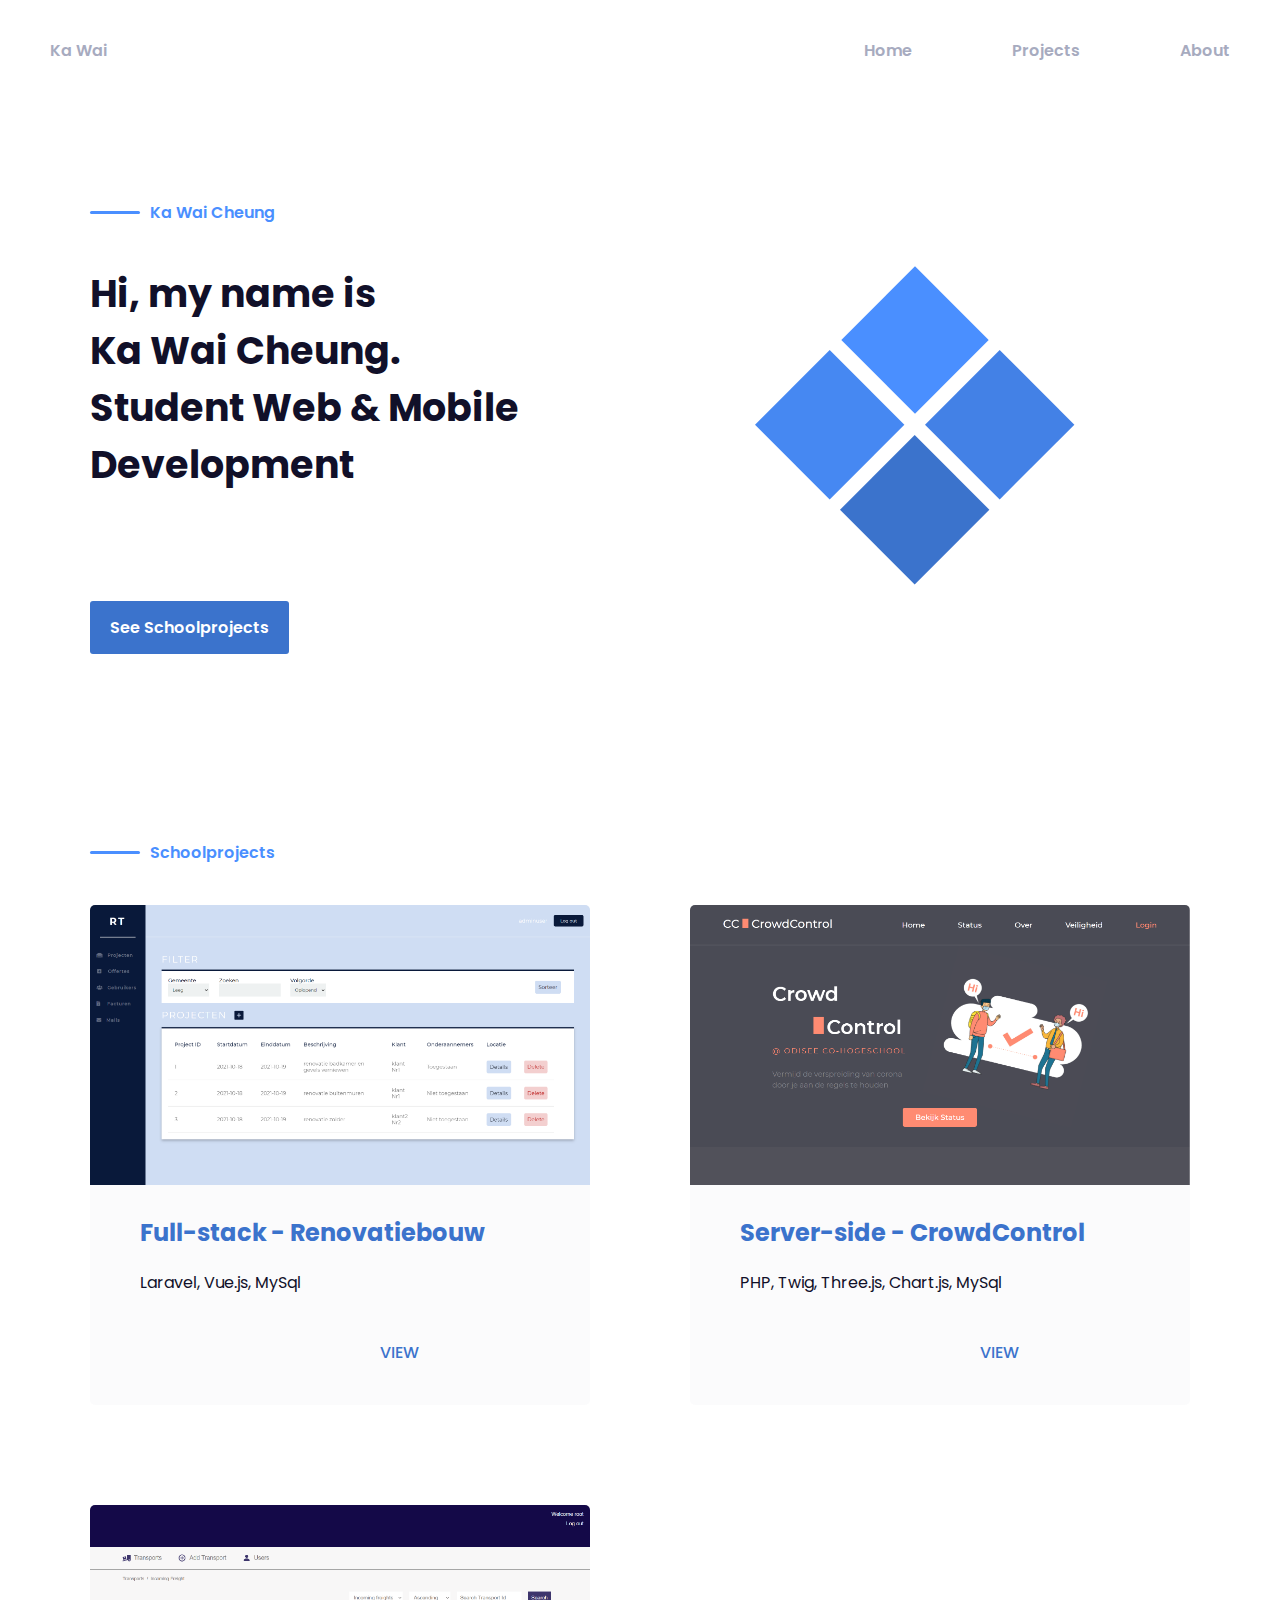
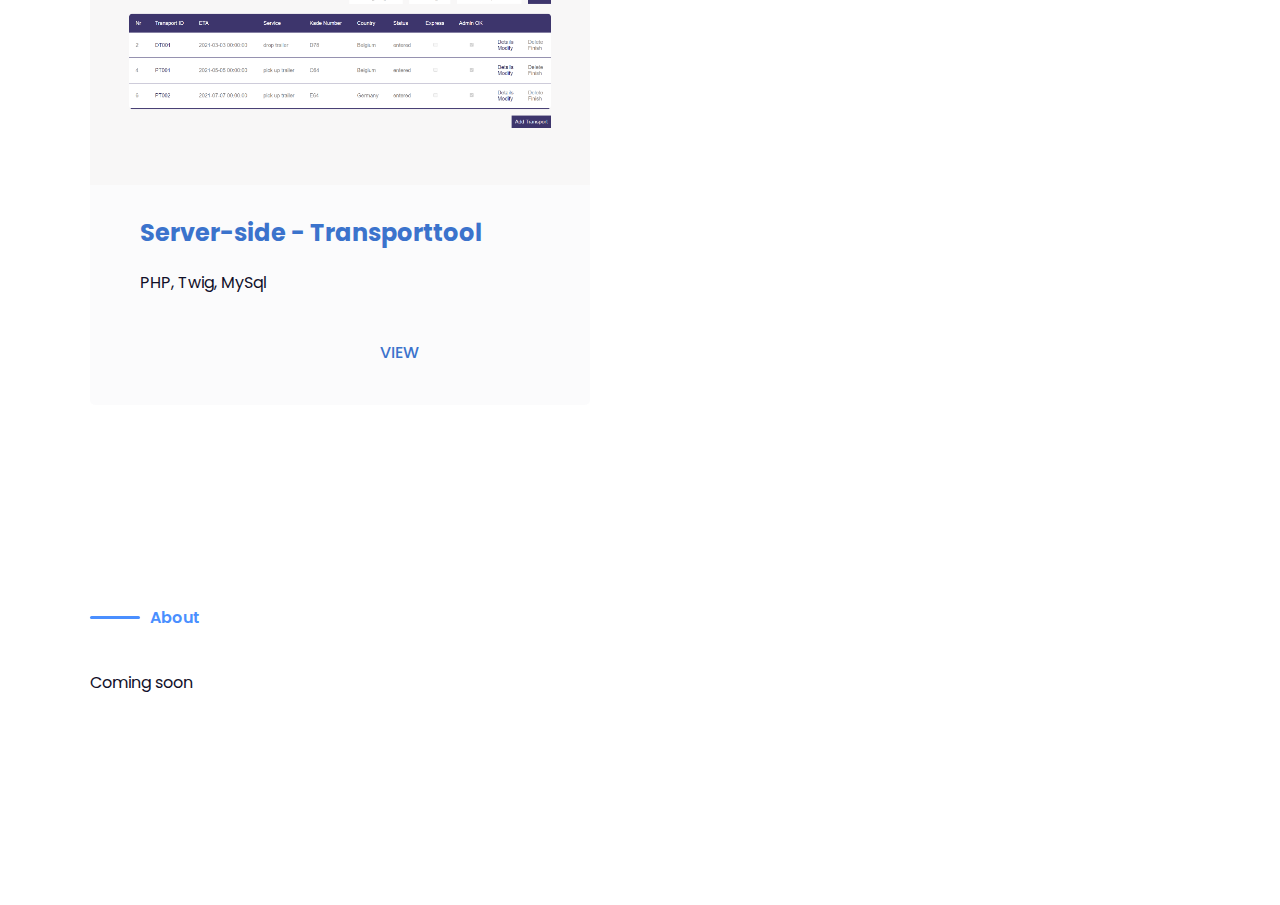
<file: index.html>
<!DOCTYPE html>
<html lang="en">
  <head>
    <meta charset="UTF-8" />
    <meta http-equiv="X-UA-Compatible" content="IE=edge" />
    <meta name="viewport" content="width=device-width, initial-scale=1.0" />
    <link
      href="https://fonts.googleapis.com/icon?family=Material+Icons"
      rel="stylesheet"
    />
    <link rel="stylesheet" href="mainstyle.css" />
    <link rel="stylesheet" href="home.css" />
    <title>Home</title>
  </head>
  <body>
    <nav>
      <p id="logoIcon">Ka Wai</p>
      <ul>
        <li><a href="index.html">Home</a></li>
        <li><a href="#project">Projects</a></li>
        <li><a href="#over">About</a></li>
      </ul>
    </nav>
    <div id="bodyContainer">
      <header>
        <div class="subtitle">
          <div class="line"></div>
          <h4>Ka Wai Cheung</h4>
        </div>
        <div id="cover">
          <h1>
            Hi, my name is <br />
            Ka Wai Cheung.<br />
            Student Web & Mobile Development
          </h1>
          <div id="logo">
            <img class="cube" src="img/top.svg" alt="cube1" id="cube1" />
            <img class="cube" src="img/rightsvg.svg" alt="cube2" id="cube2" />
            <img class="cube" src="img/bottom.svg" alt="cube3" id="cube3" />
            <img class="cube" src="img/left.svg" alt="cube4" id="cube4" />
          </div>
        </div>
        <div class="cta" id="project">
          <a href="#project">See Schoolprojects</a>
        </div>
      </header>
      <section id="projects">
        <div class="subtitle">
          <div class="line"></div>
          <h4>Schoolprojects</h4>
        </div>
        <div id="projectsContainer">
          <div class="imgContainer">
            <img
              src="img/fullstack.PNG"
              alt="dashboard renovatie"
              class="previewImage"
            />
            <div class="projectDescription">
              <h2>Full-stack - Renovatiebouw</h2>
              <p>Laravel, Vue.js, MySql</p>
              <a href="renovatiebouw.html"
                >View<span class="material-icons icon">east</span></a
              >
            </div>
          </div>
          <div class="imgContainer">
            <img
              src="img/crowdcontrol.PNG"
              alt="homepage crowdcontrol"
              class="previewImage"
            />
            <div class="projectDescription">
              <h2>Server-side - CrowdControl</h2>
              <p>PHP, Twig, Three.js, Chart.js, MySql</p>
              <a href="crowdcontrol.html"
                >View<span class="material-icons icon">east</span></a
              >
            </div>
          </div>
          <div class="imgContainer">
            <img
              src="img/transport.PNG"
              alt="dashboard transporttool"
              class="previewImage"
            />
            <div class="projectDescription">
              <h2>Server-side - Transporttool</h2>
              <p>PHP, Twig, MySql</p>
              <a href="transporttool.html"
                >View<span class="material-icons icon">east</span></a
              >
            </div>
          </div>
        </div>
      </section>
      <section id="about">
        <div class="subtitle">
          <div class="line"></div>
          <h4 id="over">About</h4>
        </div>
        <p id="soon">
          Coming soon
          <span class="material-icons"> construction </span>
        </p>
      </section>
    </div>
  </body>
</html>
</file>
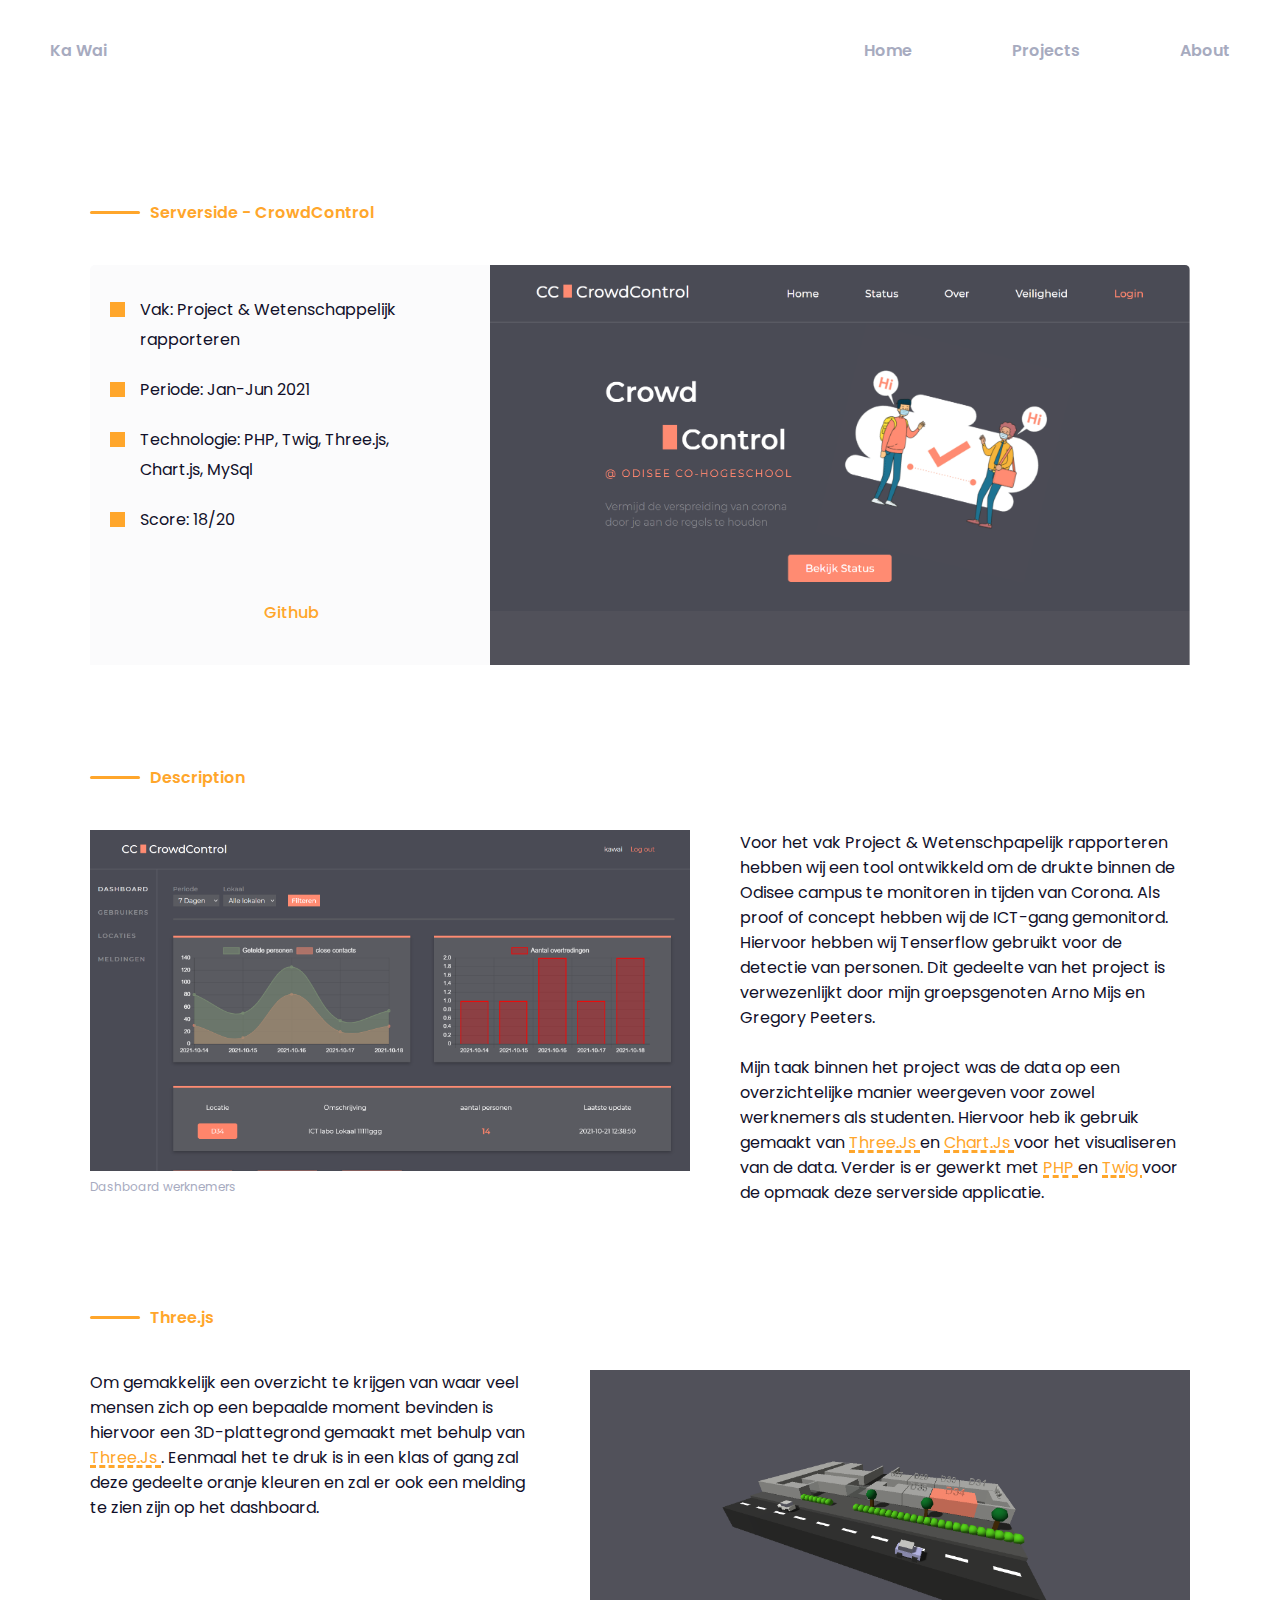
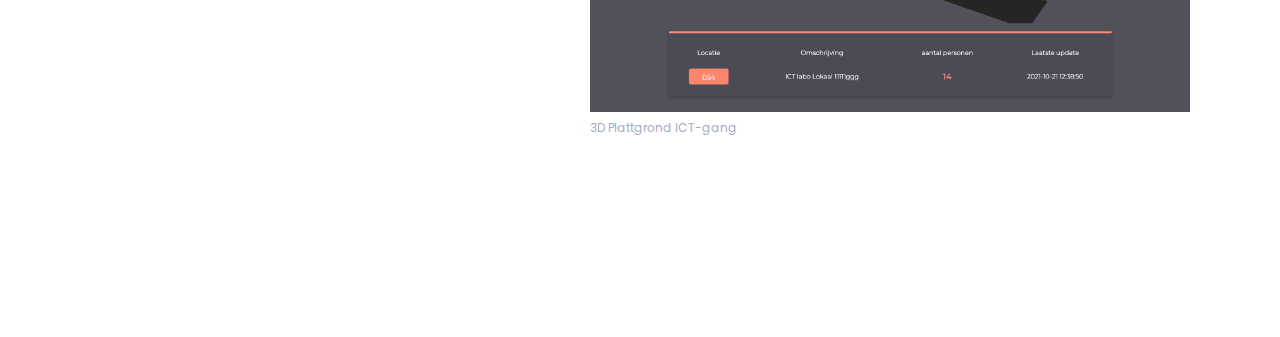
<file: crowdcontrol.html>
<!DOCTYPE html>
<html lang="en">
  <head>
    <meta charset="UTF-8" />
    <meta http-equiv="X-UA-Compatible" content="IE=edge" />
    <meta name="viewport" content="width=device-width, initial-scale=1.0" />
    <title>CrowdControl</title>
    <link
      href="https://fonts.googleapis.com/icon?family=Material+Icons"
      rel="stylesheet"
    />
    <link rel="stylesheet" href="mainstyle.css" />
    <link rel="stylesheet" href="crowdcontrol.css" />
  </head>
  <body>
    <nav>
      <p id="logoIcon">Ka Wai</p>
      <ul>
        <li><a href="index.html">Home</a></li>
        <li><a href="index.html">Projects</a></li>
        <li><a href="index.html">About</a></li>
      </ul>
    </nav>
    <div id="bodyContainer">
      <div class="subtitle">
        <div class="line"></div>
        <h4>Serverside - CrowdControl</h4>
      </div>
      <!-- <p id="soon">
        Coming soon
        <span class="material-icons"> construction </span>
      </p> -->

      <div id="bannerContainer">
        <div id="mainInfo">
          <ul>
            <li>Vak: Project & Wetenschappelijk rapporteren</li>
            <li>Periode: Jan-Jun 2021</li>
            <li>Technologie: PHP, Twig, Three.js, Chart.js, MySql</li>
            <li>Score: 18/20</li>
          </ul>
          <a href="#" id="github"
            >Github <span class="material-icons icon">east</span></a
          >
        </div>
        <img
          src="img/crowdcontrol.PNG"
          alt="hompage crowdcontrol"
          id="banner"
        />
      </div>

      <div class="subtitle">
        <div class="line"></div>
        <h4>Description</h4>
      </div>

      <div class="description">
        <figure class="figure" id="dashboardImg">
          <img src="img/crowdcontrolDashboard.PNG" alt="dashboard werknemers" />
          <figcaption class="caption">Dashboard werknemers</figcaption>
        </figure>
        <p>
          Voor het vak Project & Wetenschpapelijk rapporteren hebben wij een
          tool ontwikkeld om de drukte binnen de Odisee campus te monitoren in
          tijden van Corona. Als proof of concept hebben wij de ICT-gang
          gemonitord. Hiervoor hebben wij Tenserflow gebruikt voor de detectie
          van personen. Dit gedeelte van het project is verwezenlijkt door mijn
          groepsgenoten Arno Mijs en Gregory Peeters.<br /><br />
          Mijn taak binnen het project was de data op een overzichtelijke manier
          weergeven voor zowel werknemers als studenten. Hiervoor heb ik gebruik
          gemaakt van <u class="underline"> Three.Js </u> en
          <u class="underline"> Chart.Js </u> voor het visualiseren van de data.
          Verder is er gewerkt met <u class="underline"> PHP </u> en
          <u class="underline"> Twig </u> voor de opmaak deze serverside
          applicatie.
        </p>
      </div>

      <div class="subtitle">
        <div class="line"></div>
        <h4>Three.js</h4>
      </div>

      <div class="description">
        <p class="descriptionText">
          Om gemakkelijk een overzicht te krijgen van waar veel mensen zich op
          een bepaalde moment bevinden is hiervoor een 3D-plattegrond gemaakt
          met behulp van <u class="underline"> Three.Js </u>. Eenmaal het te
          druk is in een klas of gang zal deze gedeelte oranje kleuren en zal er
          ook een melding te zien zijn op het dashboard.
        </p>
        <figure class="figure" id="threeImg">
          <img src="img/three.PNG" alt="dashboard werknemers" />
          <figcaption class="caption">3D Plattgrond ICT-gang</figcaption>
        </figure>
      </div>
    </div>
  </body>
</html>
</file>
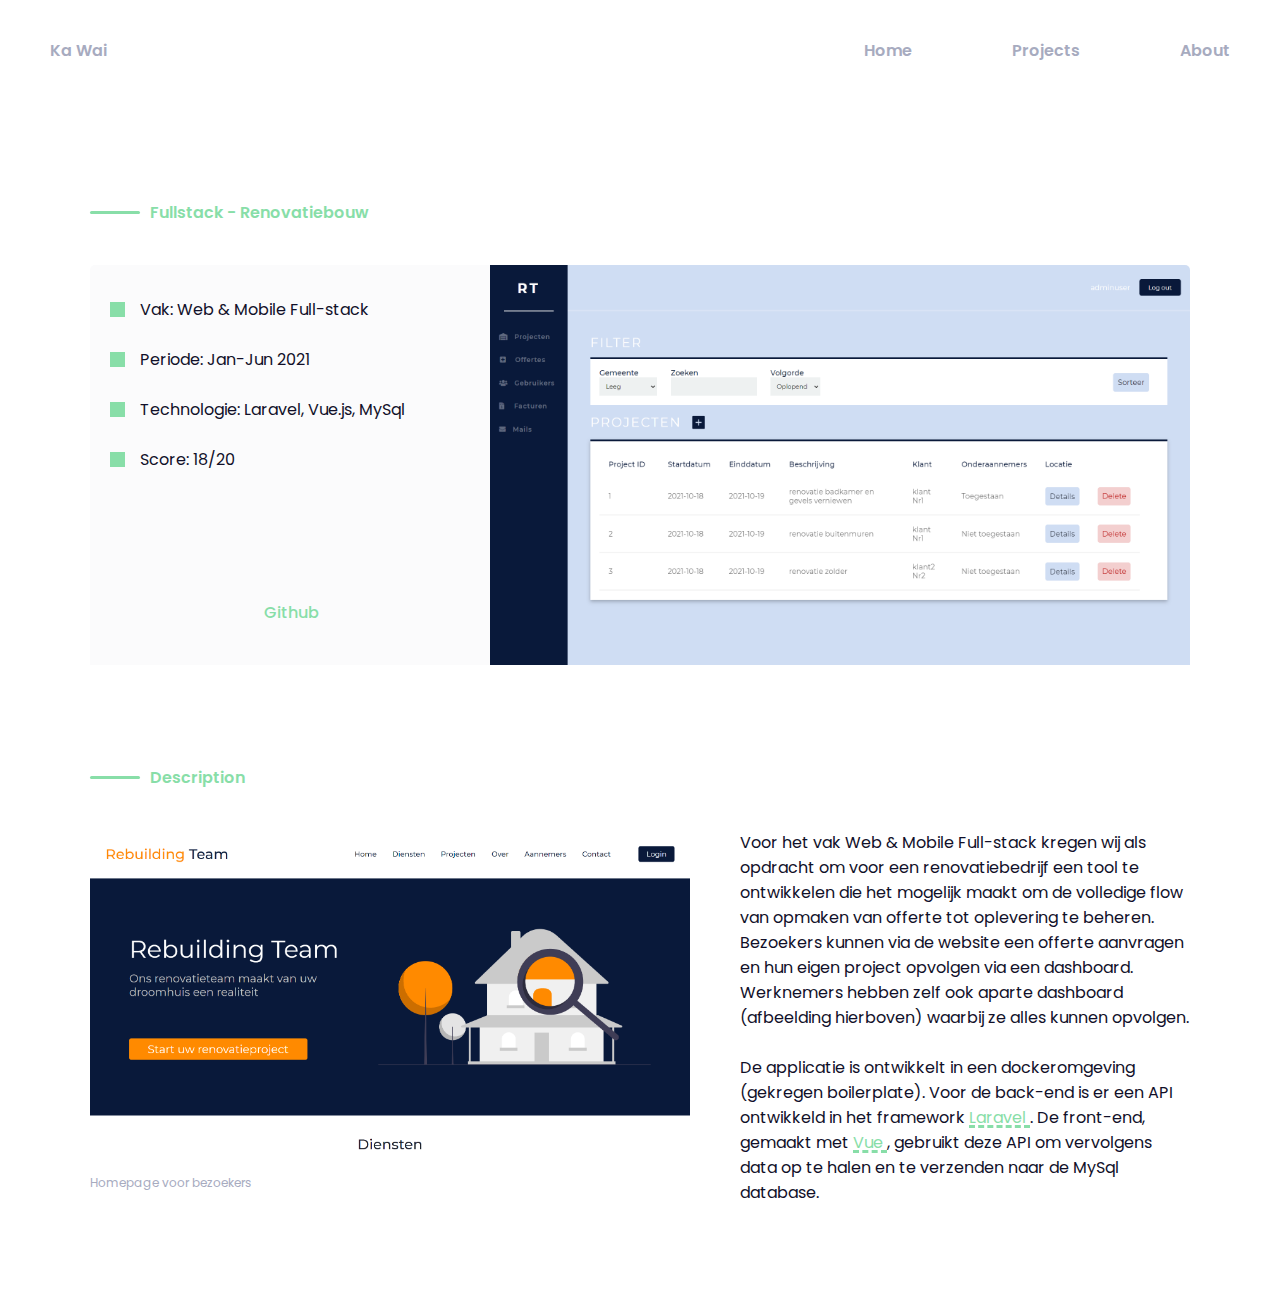
<file: renovatiebouw.html>
<!DOCTYPE html>
<html lang="en">
  <head>
    <meta charset="UTF-8" />
    <meta http-equiv="X-UA-Compatible" content="IE=edge" />
    <meta name="viewport" content="width=device-width, initial-scale=1.0" />
    <link
      href="https://fonts.googleapis.com/icon?family=Material+Icons"
      rel="stylesheet"
    />
    <link rel="stylesheet" href="mainstyle.css" />
    <link rel="stylesheet" href="renovatiebouw.css" />
    <title>Renovatiebouw</title>
  </head>
  <body>
    <nav>
      <p id="logoIcon">Ka Wai</p>
      <ul>
        <li><a href="index.html">Home</a></li>
        <li><a href="#project">Projects</a></li>
        <li><a href="#over">About</a></li>
      </ul>
    </nav>
    <div id="bodyContainer">
      <div class="subtitle">
        <div class="line"></div>
        <h4>Fullstack - Renovatiebouw</h4>
      </div>
      <div id="bannerContainer">
        <div id="mainInfo">
          <ul>
            <li>Vak: Web & Mobile Full-stack</li>
            <li>Periode: Jan-Jun 2021</li>
            <li>Technologie: Laravel, Vue.js, MySql</li>
            <li>Score: 18/20</li>
          </ul>
          <a href="#" id="github"
            >Github <span class="material-icons icon">east</span></a
          >
        </div>
        <img
          src="img/fullstack.PNG"
          alt="dashboard renovatiebouw"
          id="banner"
        />
      </div>

      <div class="subtitle">
        <div class="line"></div>
        <h4>Description</h4>
      </div>

      <div id="description">
        <figure id="frontendImg">
          <img src="img/Frontend.PNG" alt="homepage front-end" />
          <figcaption class="caption">Homepage voor bezoekers</figcaption>
        </figure>
        <p>
          Voor het vak Web & Mobile Full-stack kregen wij als opdracht om voor
          een renovatiebedrijf een tool te ontwikkelen die het mogelijk maakt om
          de volledige flow van opmaken van offerte tot oplevering te beheren.
          Bezoekers kunnen via de website een offerte aanvragen en hun eigen
          project opvolgen via een dashboard. Werknemers hebben zelf ook aparte
          dashboard (afbeelding hierboven) waarbij ze alles kunnen opvolgen.<br /><br />
          De applicatie is ontwikkelt in een dockeromgeving (gekregen
          boilerplate). Voor de back-end is er een API ontwikkeld in het
          framework
          <u class="underline"> Laravel </u>. De front-end, gemaakt met
          <u class="underline"> Vue </u>, gebruikt deze API om vervolgens data
          op te halen en te verzenden naar de MySql database.
        </p>
      </div>
    </div>
  </body>
</html>
</file>
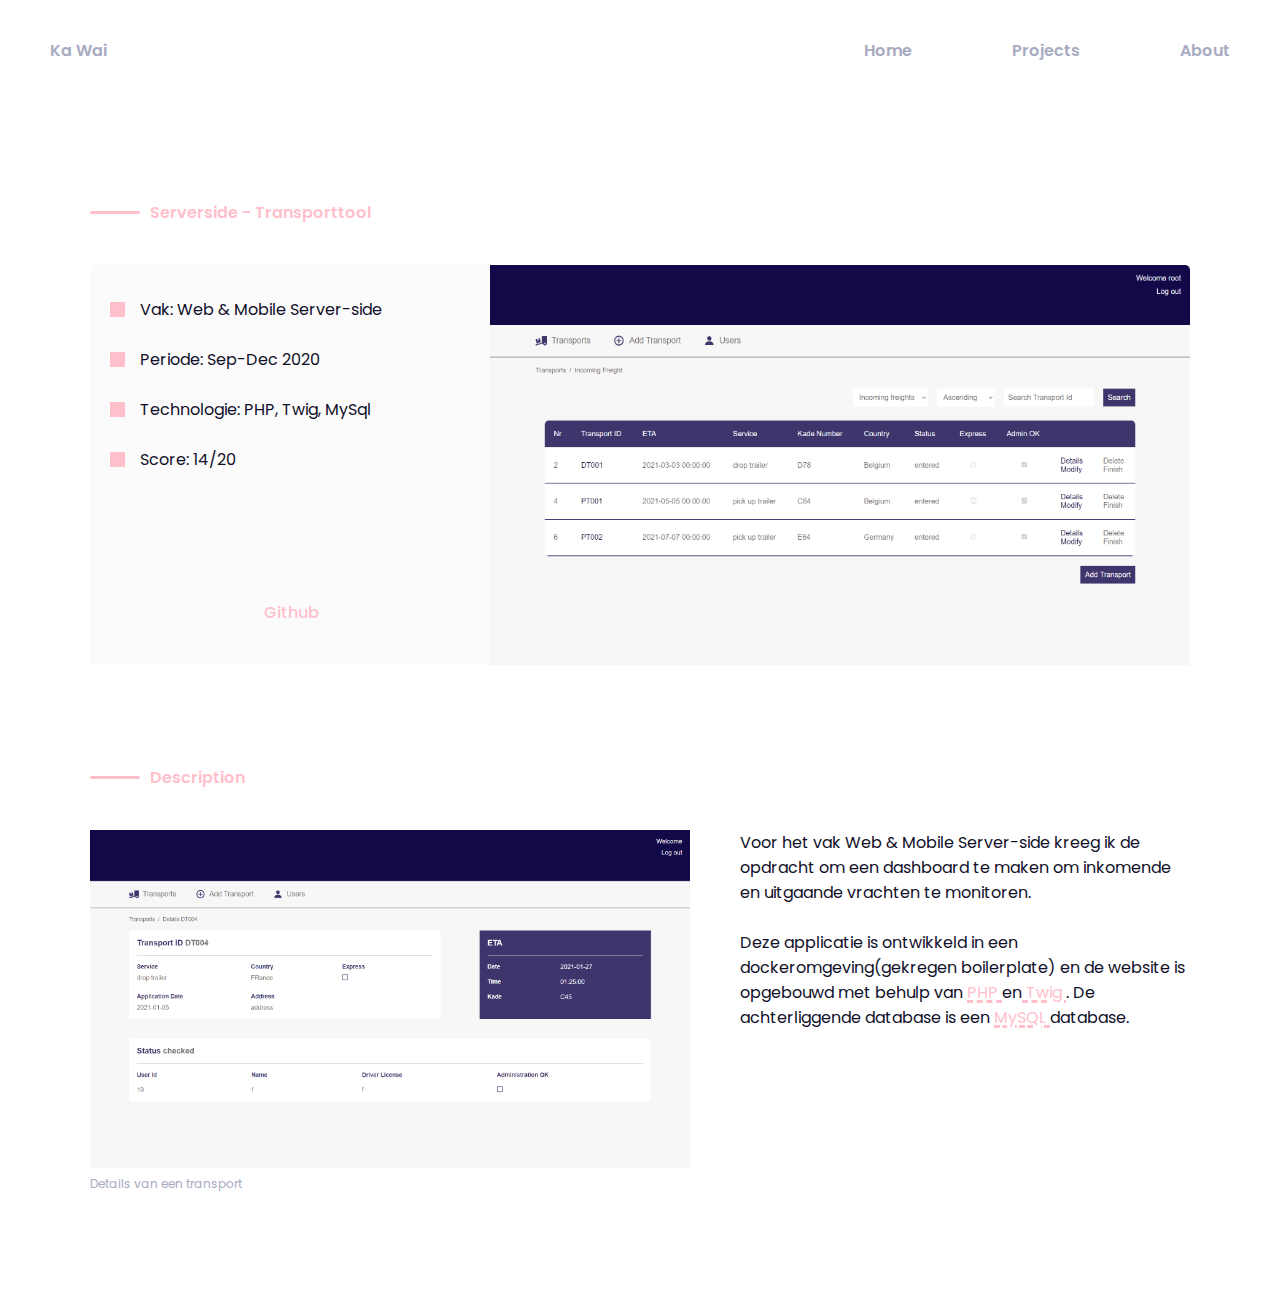
<file: transporttool.html>
<!DOCTYPE html>
<html lang="en">
  <head>
    <meta charset="UTF-8" />
    <meta http-equiv="X-UA-Compatible" content="IE=edge" />
    <meta name="viewport" content="width=device-width, initial-scale=1.0" />
    <title>CrowdControl</title>
    <link
      href="https://fonts.googleapis.com/icon?family=Material+Icons"
      rel="stylesheet"
    />
    <link rel="stylesheet" href="mainstyle.css" />
    <link rel="stylesheet" href="transporttool.css" />
  </head>
  <body>
    <nav>
      <p id="logoIcon">Ka Wai</p>
      <ul>
        <li><a href="index.html">Home</a></li>
        <li><a href="index.html">Projects</a></li>
        <li><a href="index.html">About</a></li>
      </ul>
    </nav>
    <div id="bodyContainer">
      <div class="subtitle">
        <div class="line"></div>
        <h4>Serverside - Transporttool</h4>
      </div>

      <div id="bannerContainer">
        <div id="mainInfo">
          <ul>
            <li>Vak: Web & Mobile Server-side</li>
            <li>Periode: Sep-Dec 2020</li>
            <li>Technologie: PHP, Twig, MySql</li>
            <li>Score: 14/20</li>
          </ul>
          <a href="#" id="github"
            >Github <span class="material-icons icon">east</span></a
          >
        </div>
        <img
          src="img/transport.PNG"
          alt="dashboard renovatiebouw"
          id="banner"
        />
      </div>

      <div class="subtitle">
        <div class="line"></div>
        <h4>Description</h4>
      </div>

      <div id="description">
        <figure id="detailsImg">
          <img src="img/transporDetail.PNG" alt="detail transport" />
          <figcaption class="caption">Details van een transport</figcaption>
        </figure>
        <p>
          Voor het vak Web & Mobile Server-side kreeg ik de opdracht om een dashboard te maken om inkomende en uitgaande vrachten te monitoren. <br/><br/>
          Deze applicatie is ontwikkeld in een dockeromgeving(gekregen boilerplate) en de website is opgebouwd met behulp van <u class="underline"> PHP </u> en<u class="underline"> Twig </u> . De achterliggende database is een <u class="underline"> MySQL </u> database.
        </p>
      </div>
    </div>
    </div>
  </body>
</html>
</file>
<file: mainstyle.css>
@import url("https://fonts.googleapis.com/css2?family=Poppins:wght@400;500;600;700&display=swap");

:root {
  --text: #111029;
  --nav: #a7abbf;
}

* {
  margin: 0;
  padding: 0;
  box-sizing: border-box;
}

html {
  font-size: 10px; /*or 62.5%*/
  scroll-behavior: smooth;
}

body {
  font-size: 1.6rem;
  min-height: 100vh; /*set body to full page heigth*/
  font-family: "Poppins", sans-serif;
  color: var(--text);
}

nav {
  height: 10rem;
  display: flex;
  justify-content: space-between;
  align-items: center;
}

#logoIcon {
  margin-left: 5rem;
  font-weight: 600;
  color: var(--nav);
}

nav ul {
  height: inherit;
  display: flex;
  justify-content: flex-end;
  align-items: center;
}

nav ul li {
  list-style: none;

  margin: 0 3rem;
  font-size: 1.6rem;
  font-weight: 600;
}

nav a {
  text-decoration: none;
  padding: 1rem 2rem;
  border-radius: 3px;
  color: var(--nav);
  transition: background-color 0.3s ease-out, color 0.3s ease-out;
}

nav a:hover {
  background-color: #4a8fff;
  color: white;
}

/*bodyContainer*/
#bodyContainer {
  width: 120rem;
  margin: 0 auto;
  padding: 10rem 5rem;
}
</file>
<file: home.css>
/*header*/
header {
  display: flex;
  flex-direction: column;
}

.subtitle {
  display: flex;
  align-items: center;
  margin-bottom: 4rem;
}

.line {
  width: 5rem;
  height: 0.3rem;
  background-color: #4a8fff;
  margin-right: 1rem;
  border-radius: 5px;
}

.subtitle > h4 {
  color: #4a8fff;
  font-weight: 600;
}

#cover {
  display: flex;
}
#cover > * {
  flex: 1;
}

h1 {
  font-size: 3.8rem;
  font-weight: 700;
}

#logo {
  height: 30rem;
  display: flex;
  justify-content: center;
  position: relative;
}

.cube {
  width: 15rem;
  position: absolute;
}

#cube3 {
  top: 170px;
}

#cube2 {
  right: 115px;
  top: 85px;
}
#cube4 {
  top: 85px;
  left: 115px;
}

.cta > a {
  text-decoration: none;
  padding: 1.5rem 2rem;
  background-color: #3b73cc;
  color: white;
  font-weight: 600;
  transition: background-color 0.3s ease-out, color 0.3s ease-out;
  border-radius: 3px;
}

.cta {
  margin: 5rem 0 20rem 0;
  display: inline-block;
}

.cta > a:hover {
  color: rgba(59, 115, 204, 1);
  background-color: #9e9dab0a;
}

/*projects*/
#projects {
  margin-bottom: 10rem;
}

#projectsContainer {
  display: flex;
  justify-content: space-between;
  flex-wrap: wrap;
}

.imgContainer {
  width: 50rem;
  height: 50rem;
  background-color: #9e9dab0a;
  border-radius: 5px;
  overflow: hidden;
  margin-bottom: 10rem;
  display: flex;
  flex-direction: column;
}

.previewImage {
  width: 50rem;
  height: 28rem;
  object-fit: fill;
}

.projectDescription {
  flex: 1;
  padding: 3rem 5rem;
  display: flex;
  flex-direction: column;
}

.projectDescription h2 {
  color: #3b73cc;
  margin-bottom: 2rem;
}

.projectDescription a {
  margin-top: auto;
  text-decoration: none;
  align-self: flex-end;
  padding: 1rem 2rem;
  color: #3b73cc;
  text-transform: uppercase;
  font-weight: 500;
  display: flex;
}

.icon {
  padding-left: 0.5rem;
  transition: transform 0.3s ease-out;
}

.projectDescription a:hover .icon {
  transform: translate(5px);
}

/*about*/
#about {
  height: 20rem;
}

#soon {
  display: flex;
}

#soon span {
  padding-left: 00.5rem;
  color: var(--text);
}
</file>
<file: crowdcontrol.css>
:root {
  --orange: #ffa62b;
}

.subtitle {
  display: flex;
  align-items: center;
  margin-bottom: 4rem;
}

.line {
  width: 5rem;
  height: 0.3rem;
  background-color: var(--orange);
  margin-right: 1rem;
  border-radius: 5px;
}

.subtitle > h4 {
  color: var(--orange);
  font-weight: 600;
}

#soon {
  display: flex;
}

#soon span {
  padding-left: 00.5rem;
  color: var(--text);
}

#bannerContainer {
  display: flex;
  border-radius: 5px;
  overflow: hidden;
}

#bannerContainer > div {
  flex-grow: 1;
  height: 40rem;
  background-color: #9e9dab0a;
  padding: 3rem 5rem;
}

#banner {
  width: 70rem;
  height: 40rem;
}

#mainInfo {
  display: flex;
  flex-direction: column;
  margin-bottom: 10rem;
}

#mainInfo ul li {
  list-style: none;
  position: relative;
  line-height: 3rem;
  margin-bottom: 2rem;
}

#mainInfo ul li::before {
  content: "";
  width: 1.5rem;
  left: -3rem;
  top: 7px;
  height: 1.5rem;
  position: absolute;
  background-color: var(--orange);
}

#github {
  margin-top: auto;
  text-decoration: none;
  align-self: flex-end;
  padding: 1rem 2rem;
  text-decoration: none;
  color: var(--orange);
  font-weight: 500;
  display: flex;
}

.icon {
  padding-left: 0.5rem;
  transition: transform 0.3s ease-out;
}

#github:hover .icon {
  transform: translate(5px);
}

.figure img {
  width: 60rem;

  box-shadow: 2px solid 2;
}

.description {
  display: flex;
  margin-bottom: 10rem;
}

.underline {
  text-decoration-style: dashed;
  color: var(--orange);
  text-underline-offset: 2px;
  text-decoration-thickness: 3px;
}

.caption {
  font-size: 1.2rem;
  color: #a7abbf;
}

#threeImg {
  margin-left: 5rem;
}

#dashboardImg {
  margin-right: 5rem;
}
</file>
<file: renovatiebouw.css>
.subtitle {
  display: flex;
  align-items: center;
  margin-bottom: 4rem;
}

.line {
  width: 5rem;
  height: 0.3rem;
  background-color: #88dea8;
  margin-right: 1rem;
  border-radius: 5px;
}

.subtitle > h4 {
  color: #88dea8;
  font-weight: 600;
}

#bannerContainer {
  display: flex;
  border-radius: 5px;
  overflow: hidden;
}

#bannerContainer > div {
  flex-grow: 1;
  height: 40rem;
  background-color: #9e9dab0a;
  padding: 3rem 5rem;
}

#banner {
  width: 70rem;
  height: 40rem;
}

#mainInfo {
  display: flex;
  flex-direction: column;
  margin-bottom: 10rem;
}

#mainInfo ul li {
  list-style: none;
  position: relative;
  line-height: 3rem;
  margin-bottom: 2rem;
}

#mainInfo ul li::before {
  content: "";
  width: 1.5rem;
  left: -3rem;
  top: 7px;
  height: 1.5rem;
  position: absolute;
  background-color: #88dea8;
}

#github {
  margin-top: auto;
  text-decoration: none;
  align-self: flex-end;
  padding: 1rem 2rem;
  text-decoration: none;
  color: #88dea8;
  font-weight: 500;
  display: flex;
}

.icon {
  padding-left: 0.5rem;
  transition: transform 0.3s ease-out;
}

#github:hover .icon {
  transform: translate(5px);
}

#frontendImg img {
  width: 60rem;
  margin-right: 5rem;
  box-shadow: 2px solid 2;
}

#description {
  display: flex;
}

.underline {
  text-decoration-style: dashed;
  color: #88dea8;
  text-underline-offset: 2px;
  text-decoration-thickness: 3px;
}

.caption {
  font-size: 1.2rem;
  color: #a7abbf;
}
</file>
<file: transporttool.css>
.subtitle {
  display: flex;
  align-items: center;
  margin-bottom: 4rem;
}

.line {
  width: 5rem;
  height: 0.3rem;
  background-color: #ffc0cb;
  margin-right: 1rem;
  border-radius: 5px;
}

.subtitle > h4 {
  color: #ffc0cb;
  font-weight: 600;
}

#bannerContainer {
  display: flex;
  border-radius: 5px;
  overflow: hidden;
}

#bannerContainer > div {
  flex-grow: 1;
  height: 40rem;
  background-color: #9e9dab0a;
  padding: 3rem 5rem;
}

#banner {
  width: 70rem;
  height: 40rem;
}

#mainInfo {
  display: flex;
  flex-direction: column;
  margin-bottom: 10rem;
}

#mainInfo ul li {
  list-style: none;
  position: relative;
  line-height: 3rem;
  margin-bottom: 2rem;
}

#mainInfo ul li::before {
  content: "";
  width: 1.5rem;
  left: -3rem;
  top: 7px;
  height: 1.5rem;
  position: absolute;
  background-color: #ffc0cb;
}

#github {
  margin-top: auto;
  text-decoration: none;
  align-self: flex-end;
  padding: 1rem 2rem;
  text-decoration: none;
  color: #ffc0cb;
  font-weight: 500;
  display: flex;
}

.icon {
  padding-left: 0.5rem;
  transition: transform 0.3s ease-out;
}

#github:hover .icon {
  transform: translate(5px);
}

#soon {
  display: flex;
}

#soon span {
  padding-left: 00.5rem;
  color: var(--text);
}
#detailsImg img {
  width: 60rem;
  margin-right: 5rem;
  box-shadow: 2px solid 2;
}

#description {
  display: flex;
}

.underline {
  text-decoration-style: dashed;
  color: #ffc0cb;
  text-underline-offset: 2px;
  text-decoration-thickness: 3px;
}

.caption {
  font-size: 1.2rem;
  color: #a7abbf;
}
</file>
